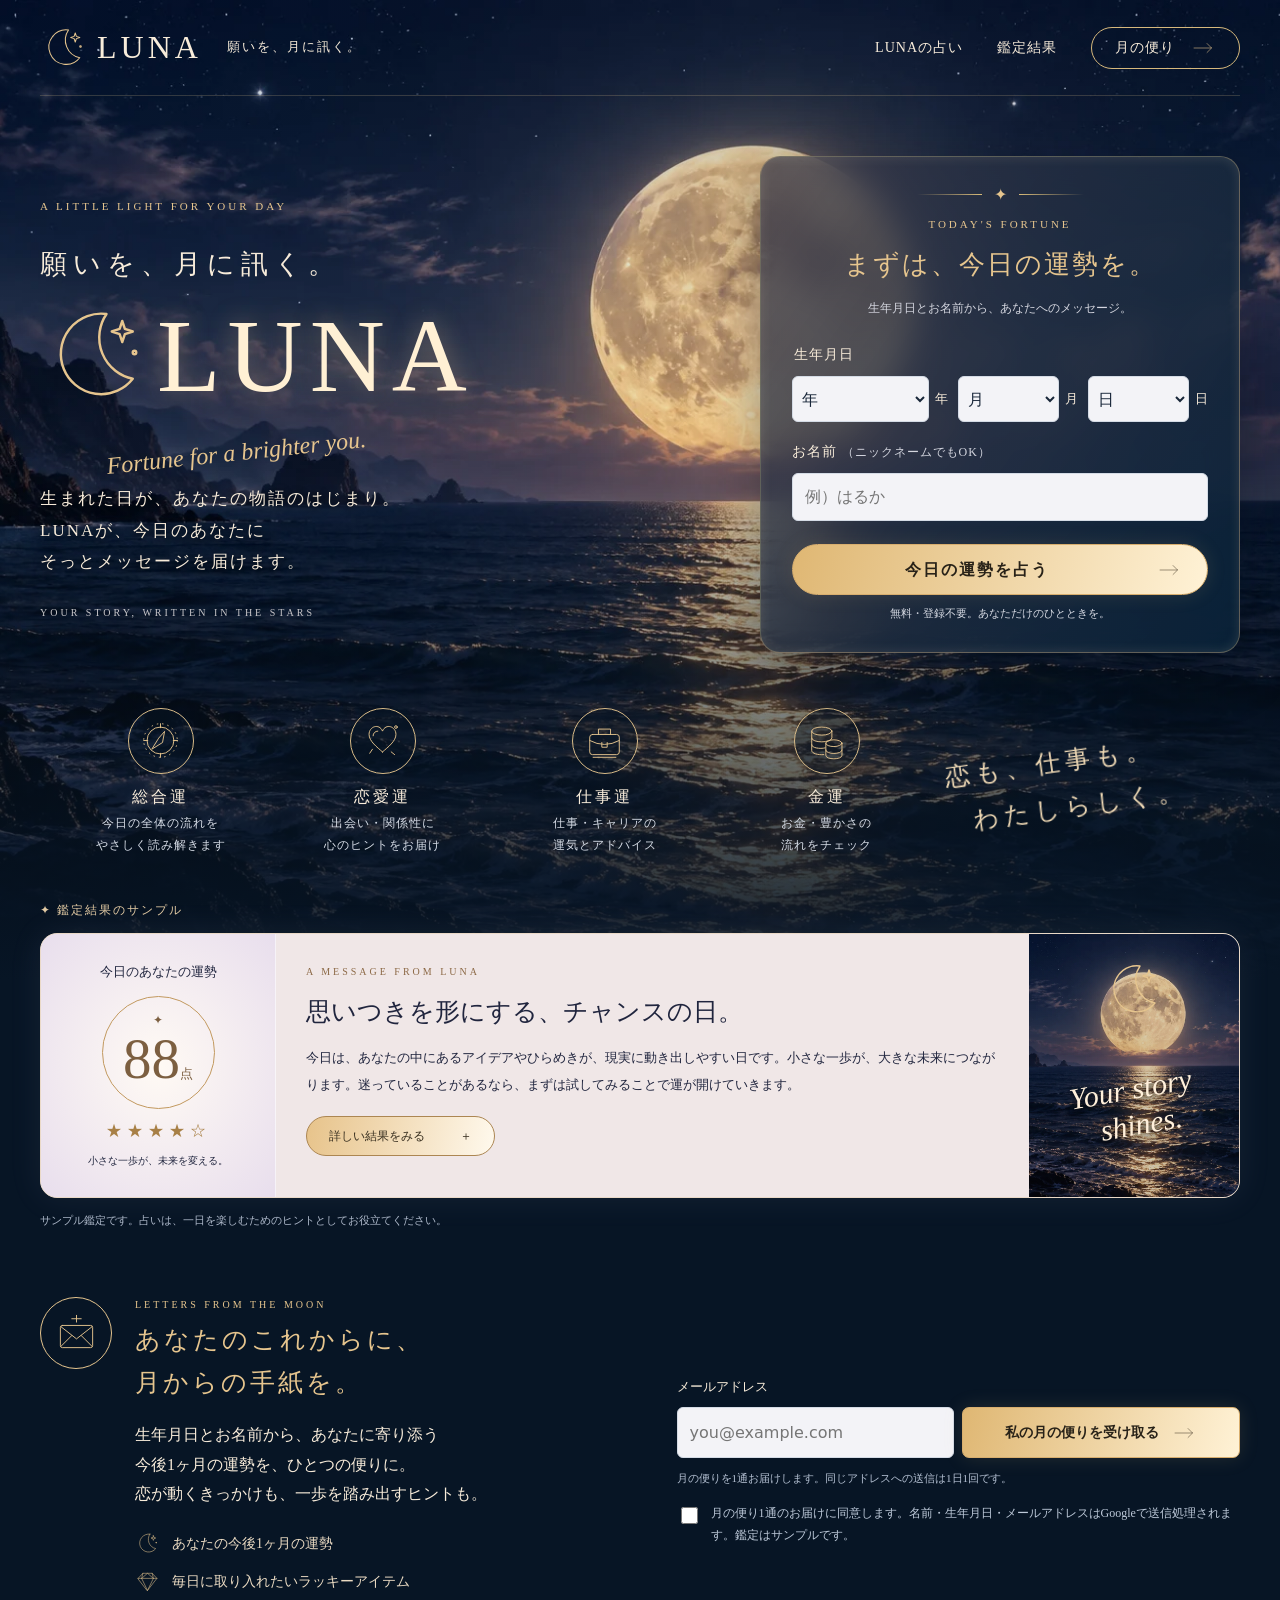
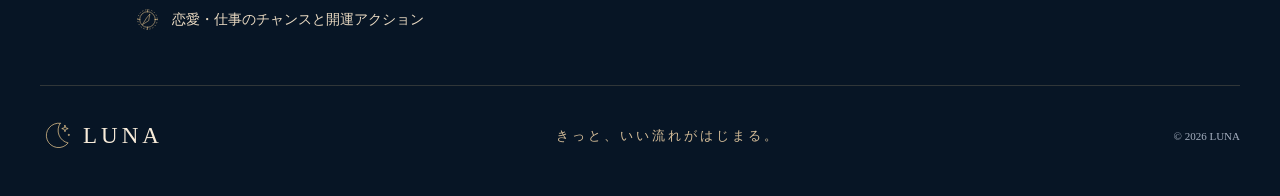
<file: index.html>
<!doctype html>
<html lang="ja">
<head>
  <meta charset="utf-8"><meta name="viewport" content="width=device-width,initial-scale=1">
  <meta http-equiv="refresh" content="0;url=./luna/uranai/"><title>LUNAへ移動しています</title>
  <script>location.replace('./luna/uranai/' + location.search + location.hash)</script>
</head>
<body><p><a href="./luna/uranai/">LUNAの占いページへ移動</a></p></body>
</html>
</file>
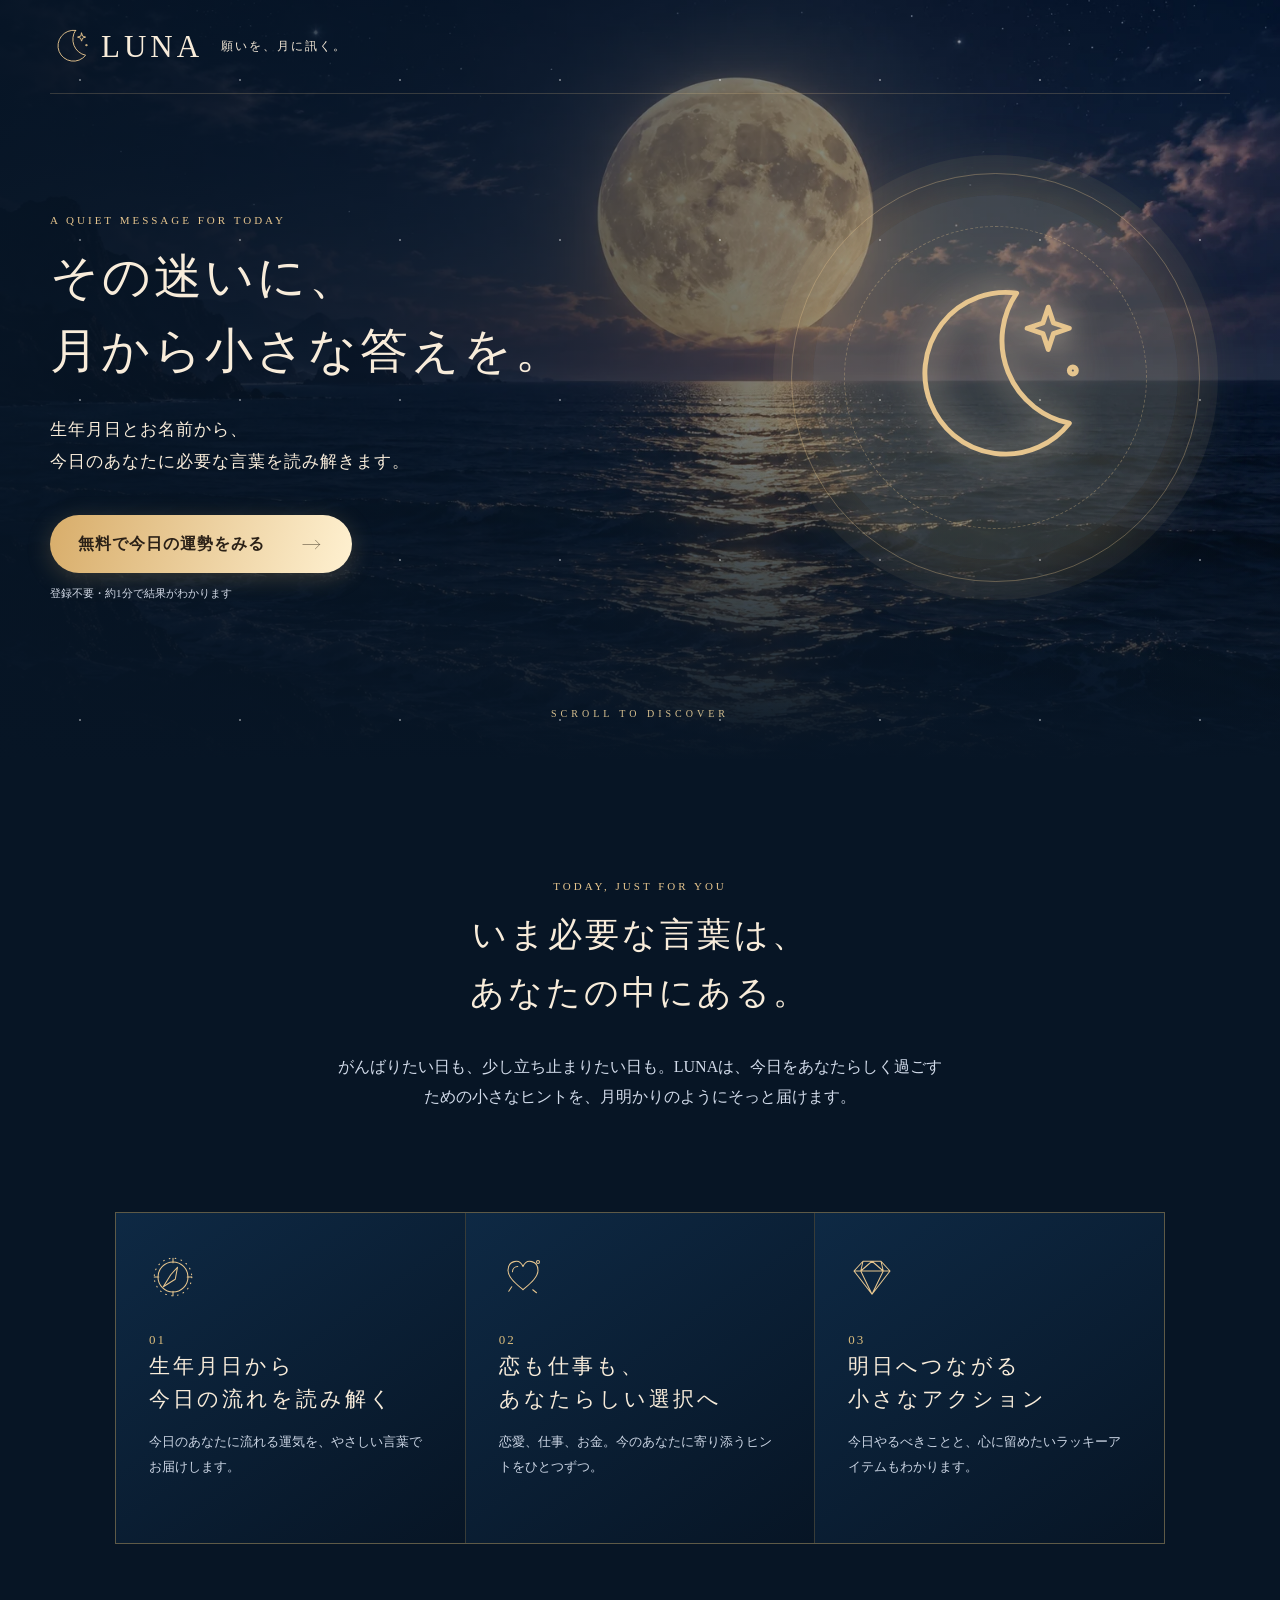
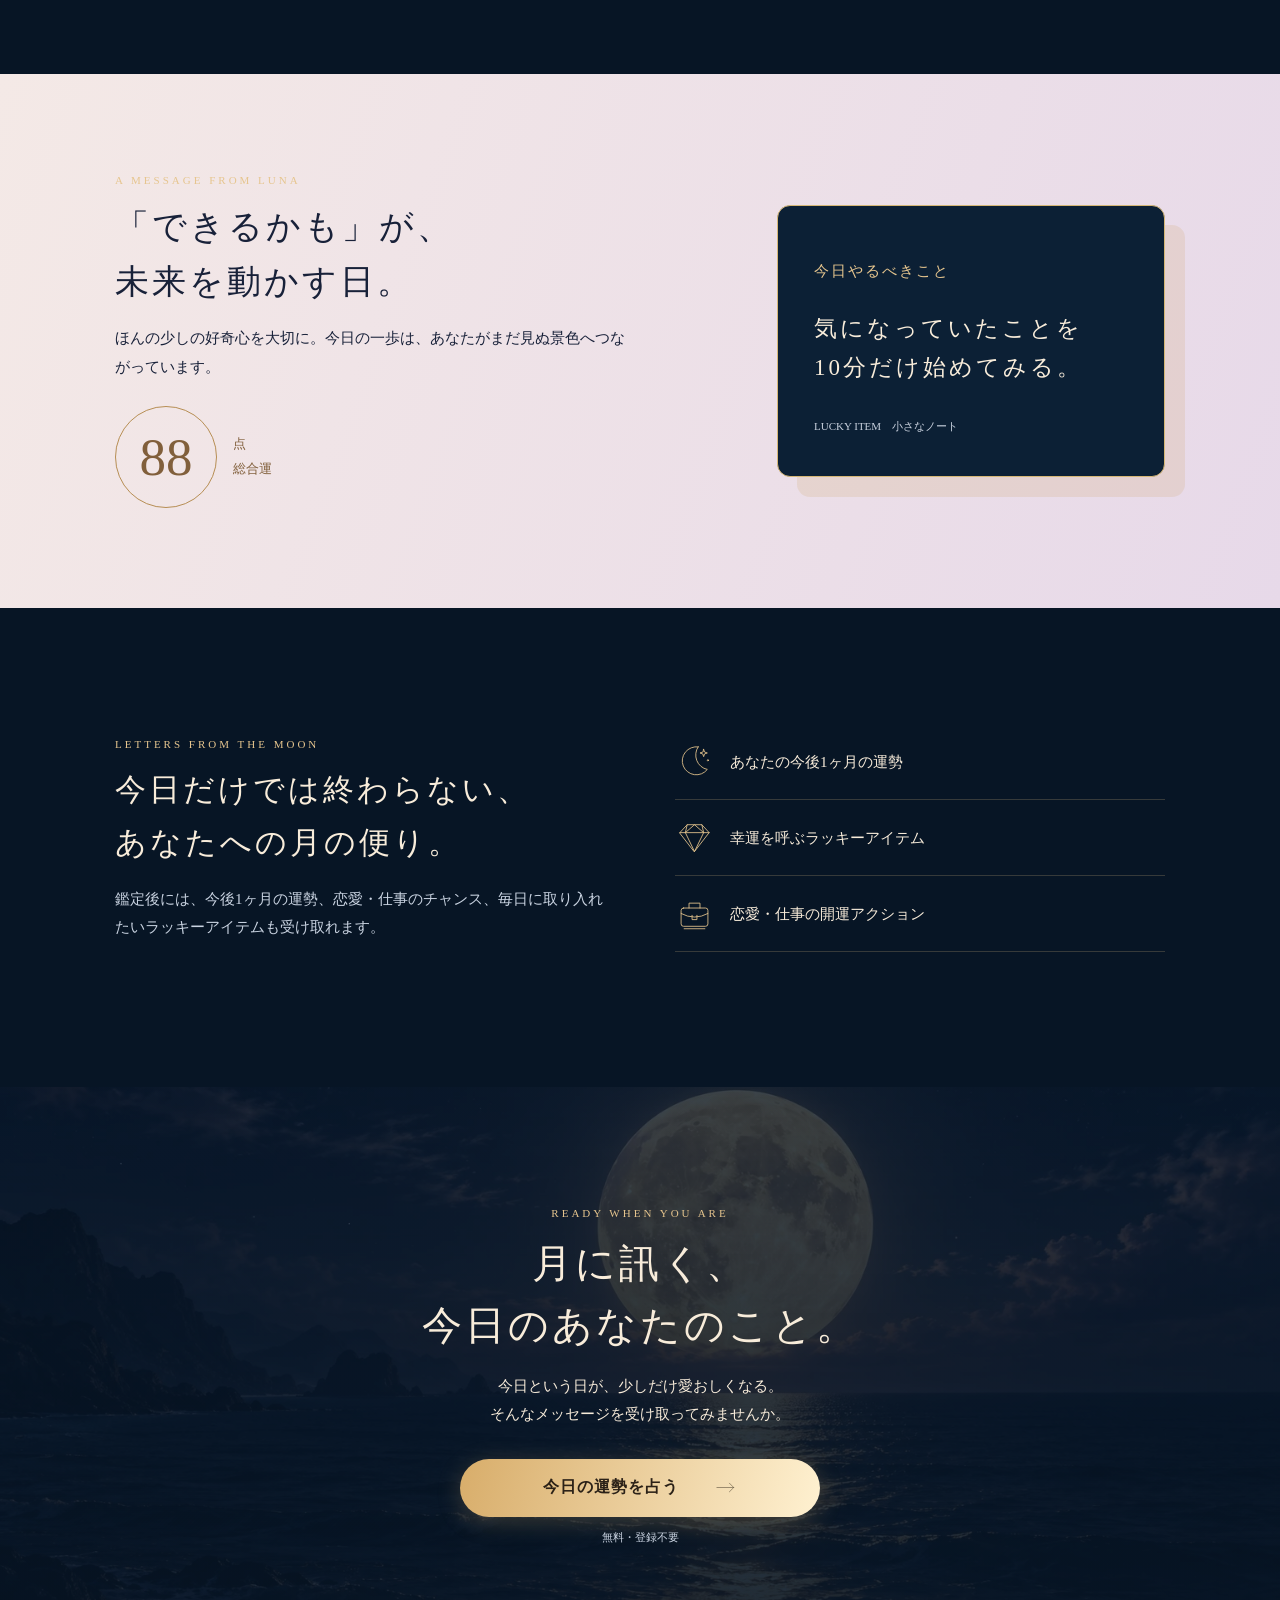
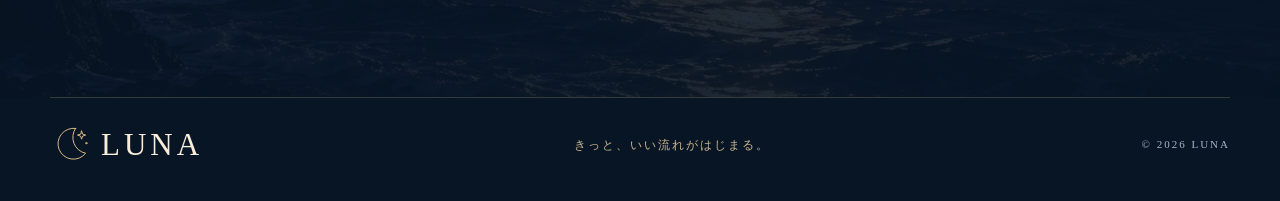
<file: landing/index.html>
<!doctype html>
<html lang="ja">
<head>
  <meta charset="utf-8"><meta name="viewport" content="width=device-width,initial-scale=1">
  <meta name="description" content="願いを、月に訊く。生年月日とお名前から、LUNAが今日のあなたへ小さな光を届けます。">
  <meta name="theme-color" content="#071525"><title>LUNA｜月から届く、今日の小さなヒント</title>
  <link rel="icon" href="../assets/favicon.svg" type="image/svg+xml"><link rel="stylesheet" href="landing.css">
</head>
<body>
  <main>
    <section class="hero">
      <header><a class="brand" href="../"><img src="../assets/moon.svg" alt="">LUNA</a><span>願いを、月に訊く。</span></header>
      <div class="hero-copy">
        <p class="eyebrow">A QUIET MESSAGE FOR TODAY</p><h1>その迷いに、<br>月から小さな答えを。</h1>
        <p>生年月日とお名前から、<br>今日のあなたに必要な言葉を読み解きます。</p>
        <a class="gold-button" href="../luna/uranai/#fortune-form">無料で今日の運勢をみる <img src="../assets/arrow.svg" alt=""></a>
        <small>登録不要・約1分で結果がわかります</small>
      </div>
      <div class="moon" aria-hidden="true"><img src="../assets/moon.svg" alt=""><i></i><i></i></div>
      <p class="scroll">SCROLL TO DISCOVER</p>
    </section>

    <section class="intro wrap">
      <p class="eyebrow">TODAY, JUST FOR YOU</p><h2>いま必要な言葉は、<br>あなたの中にある。</h2>
      <p class="lead">がんばりたい日も、少し立ち止まりたい日も。LUNAは、今日をあなたらしく過ごすための小さなヒントを、月明かりのようにそっと届けます。</p>
    </section>

    <section class="points wrap"><article><img src="../assets/compass.svg" alt=""><p class="number">01</p><h3>生年月日から<br>今日の流れを読み解く</h3><p>今日のあなたに流れる運気を、やさしい言葉でお届けします。</p></article><article><img src="../assets/heart.svg" alt=""><p class="number">02</p><h3>恋も仕事も、<br>あなたらしい選択へ</h3><p>恋愛、仕事、お金。今のあなたに寄り添うヒントをひとつずつ。</p></article><article><img src="../assets/gem.svg" alt=""><p class="number">03</p><h3>明日へつながる<br>小さなアクション</h3><p>今日やるべきことと、心に留めたいラッキーアイテムもわかります。</p></article></section>

    <section class="sample"><div class="wrap sample-grid"><div><p class="eyebrow">A MESSAGE FROM LUNA</p><h2>「できるかも」が、<br>未来を動かす日。</h2><p>ほんの少しの好奇心を大切に。今日の一歩は、あなたがまだ見ぬ景色へつながっています。</p><div class="sample-score"><strong>88</strong><span>点<br>総合運</span></div></div><div class="sample-card"><p>今日やるべきこと</p><h3>気になっていたことを<br>10分だけ始めてみる。</h3><span>LUCKY ITEM　小さなノート</span></div></div></section>

    <section class="letter wrap"><div><p class="eyebrow">LETTERS FROM THE MOON</p><h2>今日だけでは終わらない、<br>あなたへの月の便り。</h2><p>鑑定後には、今後1ヶ月の運勢、恋愛・仕事のチャンス、毎日に取り入れたいラッキーアイテムも受け取れます。</p></div><ul><li><img src="../assets/moon.svg" alt="">あなたの今後1ヶ月の運勢</li><li><img src="../assets/gem.svg" alt="">幸運を呼ぶラッキーアイテム</li><li><img src="../assets/work.svg" alt="">恋愛・仕事の開運アクション</li></ul></section>

    <section class="final"><div><p class="eyebrow">READY WHEN YOU ARE</p><h2>月に訊く、<br>今日のあなたのこと。</h2><p>今日という日が、少しだけ愛おしくなる。<br>そんなメッセージを受け取ってみませんか。</p><a class="gold-button" href="../#fortune-form">今日の運勢を占う <img src="../assets/arrow.svg" alt=""></a><small>無料・登録不要</small></div></section>
  </main>
  <a class="mobile-cta" href="../luna/uranai/#fortune-form">無料で今日の運勢をみる <img src="../assets/arrow.svg" alt=""></a>
  <footer><a class="brand" href="../"><img src="../assets/moon.svg" alt="">LUNA</a><span>きっと、いい流れがはじまる。</span><small>© 2026 LUNA</small></footer>
</body></html>
</file>
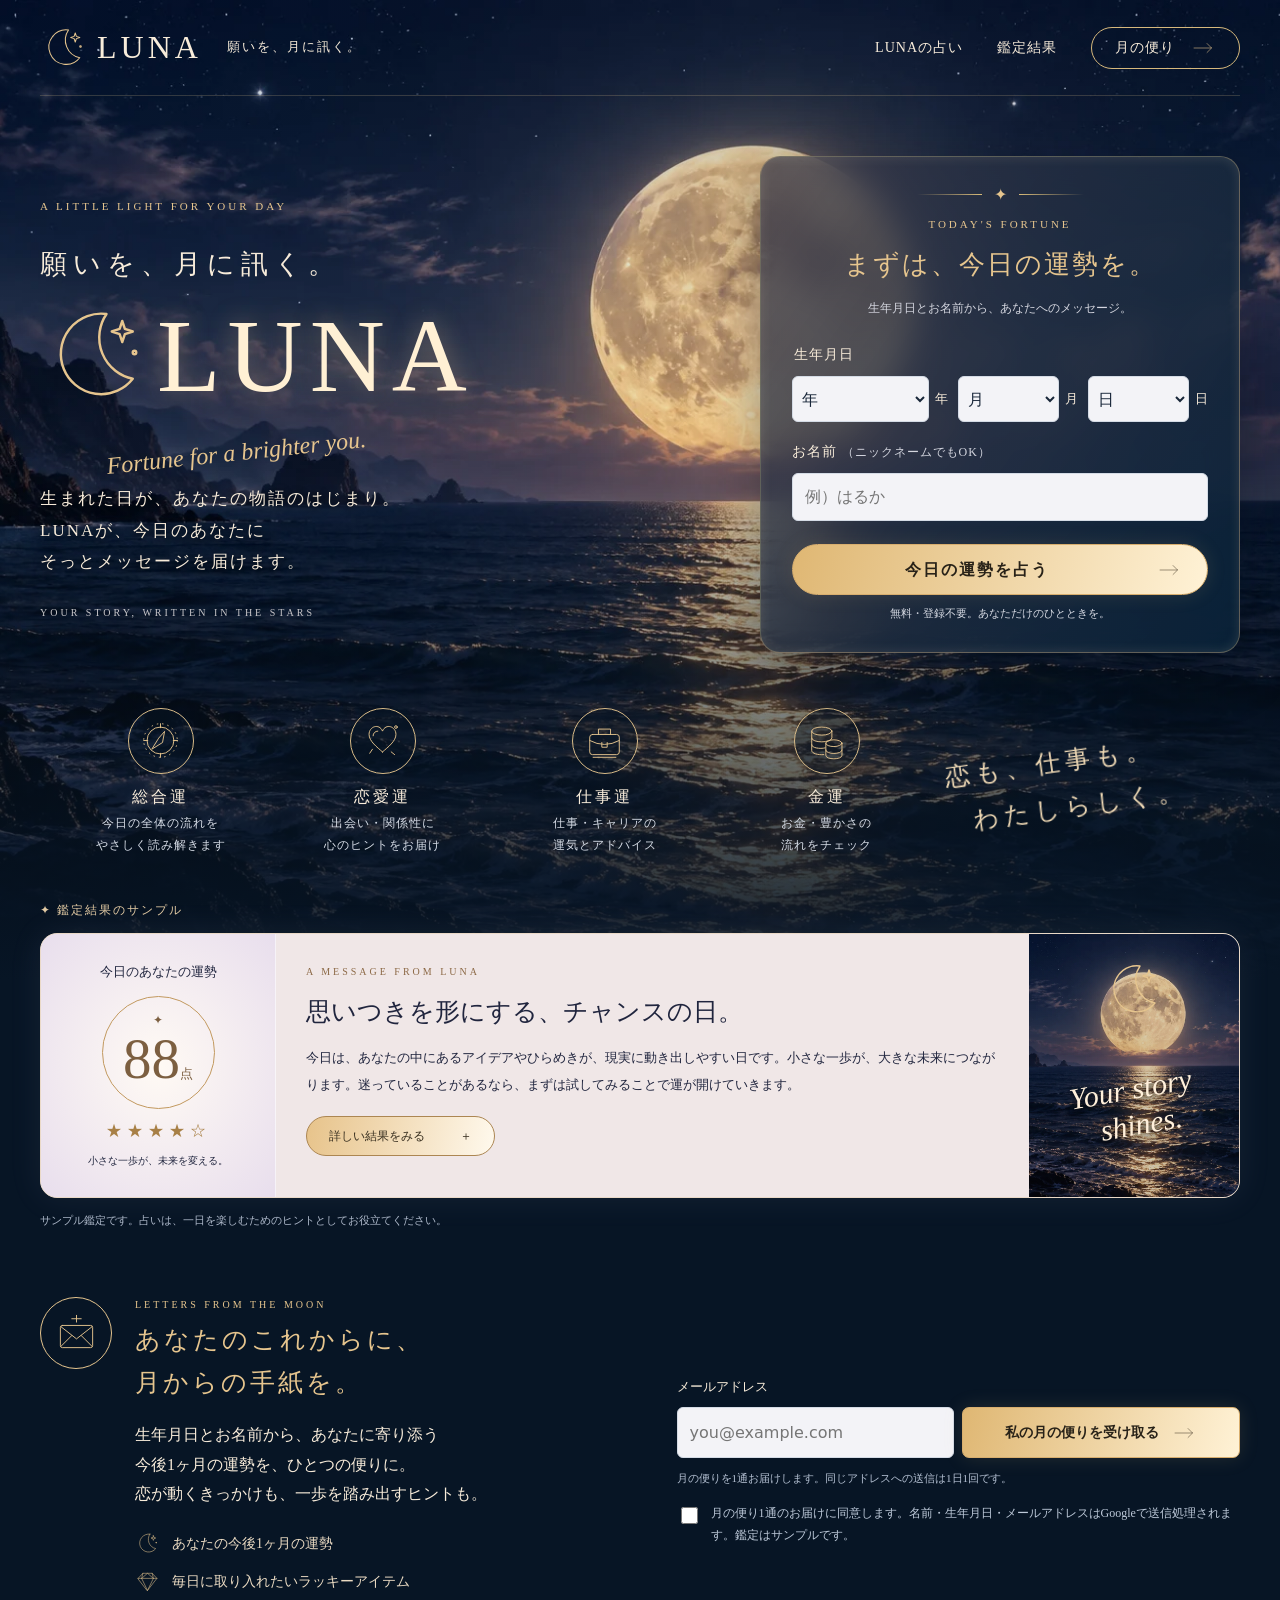
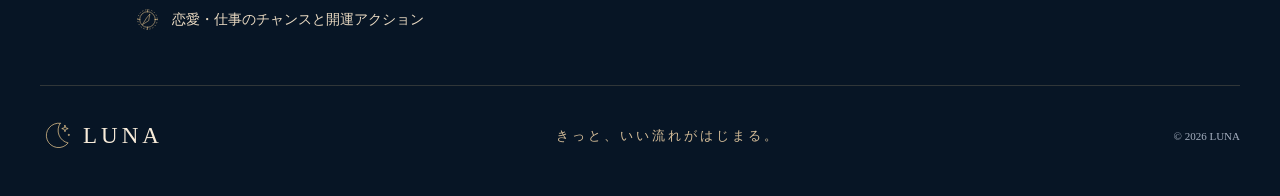
<file: luna/uranai/index.html>
<!doctype html>
<html lang="ja">
<head>
<meta charset="utf-8"><meta name="viewport" content="width=device-width, initial-scale=1">
<meta name="theme-color" content="#071525"><meta name="description" content="願いを、月に訊く。LUNAが今日のあなたへ届ける、やさしい占い。生年月日と名前で、今日の運勢をチェック。">
<title>LUNA｜願いを、月に訊く。</title>
<link rel="icon" href="../../assets/favicon.svg" type="image/svg+xml"><link rel="stylesheet" href="styles.css?v=3"><script type="module" src="app.js?v=4"></script>
</head>
<body>
<a class="skip" href="#fortune-form">占いの入力へ</a>
<div class="night" aria-hidden="true"></div>
<header class="header wrap"><a class="brand" href="./" aria-label="LUNA ホーム"><span class="crescent"><img src="../../assets/moon.svg" alt="" aria-hidden="true"></span>LUNA</a><span class="brand-caption">願いを、月に訊く。</span><nav aria-label="メインナビゲーション"><a href="#readings">LUNAの占い</a><a href="#result">鑑定結果</a><a class="nav-cta" href="#letter">月の便り <span><img src="../../assets/arrow.svg" alt="" aria-hidden="true"></span></a></nav></header>
<main class="wrap">
<section class="hero" aria-label="今日の運勢を占う">
<div class="hero-copy"><p class="eyebrow">A LITTLE LIGHT FOR YOUR DAY</p><h1>願いを、<br class="mobile-break">月に訊く。</h1><div class="hero-brand" aria-hidden="true"><span><img src="../../assets/moon.svg" alt="" aria-hidden="true"></span>LUNA</div><p class="english">Fortune for a brighter you.</p><p class="intro">生まれた日が、あなたの物語のはじまり。<br>LUNAが、今日のあなたに<br>そっとメッセージを届けます。</p><span class="hero-note">YOUR STORY, WRITTEN IN THE STARS</span></div>
<div class="form-panel"><div class="ornament" aria-hidden="true">✦</div><p class="eyebrow">TODAY'S FORTUNE</p><h2>まずは、今日の運勢を。</h2><p class="form-intro">生年月日とお名前から、あなたへのメッセージ。</p>
<form id="fortune-form"><fieldset><legend>生年月日</legend><div class="date-fields"><label><span class="sr-only">年</span><select id="year" name="year" required><option value="">年</option></select><span>年</span></label><label><span class="sr-only">月</span><select id="month" name="month" required><option value="">月</option></select><span>月</span></label><label><span class="sr-only">日</span><select id="day" name="day" required><option value="">日</option></select><span>日</span></label></div></fieldset><label class="name-label" for="name">お名前 <span>（ニックネームでもOK）</span></label><input id="name" name="name" autocomplete="nickname" placeholder="例）はるか" maxlength="30" required><button class="gold-button" id="fortune-button" type="submit"><span>今日の運勢を占う</span><span aria-hidden="true"><img src="../../assets/arrow.svg" alt="" aria-hidden="true"></span></button><p class="form-foot">無料・登録不要。あなただけのひとときを。</p><p id="form-status" class="status" role="status"></p></form>
</div></section>
<section id="readings" class="readings" aria-label="4つの占い"><article><span class="line-icon"><img src="../../assets/compass.svg" alt="" aria-hidden="true"></span><h2>総合運</h2><p>今日の全体の流れを<br>やさしく読み解きます</p></article><article><span class="line-icon"><img src="../../assets/heart.svg" alt="" aria-hidden="true"></span><h2>恋愛運</h2><p>出会い・関係性に<br>心のヒントをお届け</p></article><article><span class="line-icon"><img src="../../assets/work.svg" alt="" aria-hidden="true"></span><h2>仕事運</h2><p>仕事・キャリアの<br>運気とアドバイス</p></article><article><span class="line-icon"><img src="../../assets/coins.svg" alt="" aria-hidden="true"></span><h2>金運</h2><p>お金・豊かさの<br>流れをチェック</p></article><p class="readings-note">恋も、仕事も。<br><span>わたしらしく。</span></p></section>
<section id="result" class="result-section" aria-labelledby="result-heading" tabindex="-1"><div class="section-label"><span id="result-label">✦ 鑑定結果のサンプル</span><span id="result-date"></span></div><div class="result-card"><div class="score-area"><p id="person">今日のあなたの運勢</p><div class="score-circle"><span class="tiny-star">✦</span><div><strong id="score">88</strong><span>点</span></div></div><div class="stars" aria-label="5段階中4">★★★★<span>☆</span></div><p class="score-caption">小さな一歩が、未来を変える。</p></div><div class="result-copy"><p class="eyebrow">A MESSAGE FROM LUNA</p><h2 id="result-heading">思いつきを形にする、<br>チャンスの日。</h2><p id="summary">今日は、あなたの中にあるアイデアやひらめきが、現実に動き出しやすい日です。小さな一歩が、大きな未来につながります。迷っていることがあるなら、まずは試してみることで運が開けていきます。</p><button class="outline-button" id="details-toggle" aria-expanded="false" aria-controls="details">詳しい結果をみる <span aria-hidden="true">＋</span></button></div><div class="result-art" aria-hidden="true"><span><img src="../../assets/moon.svg" alt="" aria-hidden="true"></span><p>Your story<br><i>shines.</i></p></div></div><div id="details" class="details" hidden></div><p class="sample-note">サンプル鑑定です。占いは、一日を楽しむためのヒントとしてお役立てください。</p></section>
<section class="letter" id="letter"><div class="letter-copy"><span class="mail-icon" aria-hidden="true"><img src="../../assets/mail.svg" alt="" aria-hidden="true"></span><div><p class="eyebrow">LETTERS FROM THE MOON</p><h2>あなたのこれからに、<br>月からの手紙を。</h2><p>生年月日とお名前から、あなたに寄り添う<br>今後1ヶ月の運勢を、ひとつの便りに。<br>恋が動くきっかけも、一歩を踏み出すヒントも。</p><ul class="letter-benefits"><li><img src="../../assets/moon.svg" alt="" aria-hidden="true">あなたの今後1ヶ月の運勢</li><li><img src="../../assets/gem.svg" alt="" aria-hidden="true">毎日に取り入れたいラッキーアイテム</li><li><img src="../../assets/compass.svg" alt="" aria-hidden="true">恋愛・仕事のチャンスと開運アクション</li></ul></div></div><form id="email-form"><label for="email">メールアドレス</label><div class="email-row"><input type="email" id="email" placeholder="you@example.com" autocomplete="email" required><button class="gold-button" type="submit">私の月の便りを受け取る <span aria-hidden="true"><img src="../../assets/arrow.svg" alt="" aria-hidden="true"></span></button></div><p class="email-note" id="email-note">月の便りは近日お届け開始予定です。現在、メールアドレスは送信・保存されません。</p><label id="mail-consent-row" class="mail-consent" hidden><input type="checkbox" id="mail-consent"><span>月の便り1通のお届けに同意します。名前・生年月日・メールアドレスは配信のためCloudflare・Resendで処理されます。鑑定はサンプルです。</span></label><div id="mail-challenge"></div><iframe id="mail-response" name="luna-mail-response" title="月の便りの送信結果" hidden></iframe><p id="email-status" class="status" role="status"></p></form></section>
<footer><a class="brand" href="./"><span class="crescent"><img src="../../assets/moon.svg" alt="" aria-hidden="true"></span>LUNA</a><p>きっと、いい流れがはじまる。</p><small>© <span id="copyright-year"></span> LUNA</small></footer>
</main><dialog id="reading-dialog" aria-labelledby="reading-title"><div class="reading-ritual"><div class="lunar-orbit"><div class="orbit-ring"></div><img src="../../assets/moon.svg" alt="" aria-hidden="true"></div><p class="eyebrow">LUNA IS READING YOUR STORY</p><h2 id="reading-title">あなたの星を、たどっています</h2><p id="reading-stage" role="status">生まれた日に、そっと光をあてて。</p><div class="ritual-progress"><span></span></div><small>月のメッセージが届くまで、深呼吸をひとつ。</small></div></dialog></body></html>
</file>
<file: landing/landing.css>
:root{--navy:#071525;--blue:#0e2944;--gold:#e6c58e;--cream:#f8ecda;--serif:'Yu Mincho','Hiragino Mincho ProN',Georgia,serif}*{box-sizing:border-box}html{scroll-behavior:smooth}body{margin:0;background:var(--navy);color:var(--cream);font-family:var(--serif);line-height:1.9}.wrap{width:min(1050px,calc(100% - 48px));margin:auto}.hero{min-height:760px;position:relative;overflow:hidden;background:linear-gradient(90deg,#071525eb 0%,#071525a1 47%,#07152536),linear-gradient(0deg,#071525,#07152500 45%),url('../assets/moonlit-sea.webp') center/cover}.hero:after{content:'';position:absolute;inset:0;background-image:radial-gradient(#fff 1px,transparent 1px);background-size:160px 160px;opacity:.38;pointer-events:none}header,footer{position:relative;z-index:1;width:min(1180px,calc(100% - 48px));margin:auto;display:flex;align-items:center;gap:18px;padding:25px 0;border-bottom:1px solid #e6c58e35}.brand{display:flex;align-items:center;gap:8px;font:31px Georgia,serif;letter-spacing:4px;color:var(--cream);text-decoration:none}.brand img{width:43px;height:43px}header>span{font-size:12px;letter-spacing:2px}.hero-copy{position:relative;z-index:2;width:min(530px,calc(100% - 48px));margin:120px max(24px,calc((100% - 1180px)/2));}.eyebrow{font:11px Georgia,serif;letter-spacing:3px;color:var(--gold);margin:0 0 14px}h1,h2,h3{font-weight:400;letter-spacing:3px}h1{font-size:48px;line-height:1.55;margin:0 0 25px}.hero-copy>p:not(.eyebrow){font-size:17px;letter-spacing:1px}.gold-button{margin-top:20px;display:inline-flex;align-items:center;justify-content:center;gap:34px;min-height:58px;padding:12px 28px;border-radius:999px;background:linear-gradient(105deg,#d8ad6a,#fff1d1);color:#2b2117;text-decoration:none;font-weight:bold;letter-spacing:1px;box-shadow:0 5px 25px #eac27636}.gold-button img{width:25px;height:25px;filter:brightness(.35)}.hero-copy small,.final small{display:block;font-size:11px;color:#d3dae7;margin-top:10px}.moon{position:absolute;z-index:1;right:max(8%,calc((100% - 1180px)/2));top:195px;width:365px;height:365px;border-radius:50%;background:#ffe4aa2b;box-shadow:0 0 80px #f2c67844,0 0 0 40px #e6c58e10;display:grid;place-items:center}.moon>img{width:225px;height:225px;filter:drop-shadow(0 0 17px #ffecc7)}.moon i{position:absolute;border:1px solid #e6c58e55;border-radius:50%;inset:-22px;animation:orbit 13s linear infinite}.moon i:nth-of-type(2){inset:31px;border-style:dashed;animation-direction:reverse}.scroll{position:absolute;z-index:2;bottom:27px;left:50%;font-size:10px;letter-spacing:4px;color:#d9c291;transform:translateX(-50%)}.intro{text-align:center;padding:120px 0 100px}.intro h2{font-size:34px;line-height:1.7;margin:0}.lead{max-width:610px;margin:30px auto 0;font-size:16px;color:#d2dbea}.points{display:grid;grid-template-columns:repeat(3,1fr);gap:1px;background:#d5b9763d;border:1px solid #d5b9763d}.points article{min-height:330px;padding:40px 33px;background:linear-gradient(145deg,#0e2944,#071525)}.points img{width:48px;height:48px}.number{color:#d9bb7c;font:13px Georgia,serif;letter-spacing:2px;margin:20px 0 2px}.points h3{font-size:21px;line-height:1.6;margin:0}.points article>p:last-child{font-size:13px;color:#cbd5e4}.sample{margin-top:130px;padding:100px 0;background:linear-gradient(110deg,#f4e9e6,#e7d9e9);color:#182139}.sample-grid{display:grid;grid-template-columns:1.2fr .8fr;gap:80px;align-items:center}.sample h2{font-size:34px;line-height:1.6;margin:0}.sample-grid>div>p:not(.eyebrow){font-size:15px;max-width:510px}.sample-score{display:flex;align-items:center;gap:16px;margin-top:25px;color:#815f3b}.sample-score strong{display:grid;place-items:center;width:102px;height:102px;border:1px solid #b78e54;border-radius:50%;font:53px Georgia,serif}.sample-score span{font-size:13px}.sample-card{padding:36px;background:#0c2035;color:var(--cream);border:1px solid #d6b776;border-radius:13px;box-shadow:20px 20px 0 #caa76a33}.sample-card p{color:var(--gold);font-size:12px;letter-spacing:2px}.sample-card h3{font-size:23px;line-height:1.7}.sample-card span{font-size:11px;color:#c9d1de}.letter{display:grid;grid-template-columns:1fr 1fr;gap:70px;align-items:center;padding:130px 0}.letter h2{font-size:31px;line-height:1.7;margin:0}.letter>div>p:last-child{font-size:15px;color:#c9d3e1}.letter ul{padding:0;margin:0;list-style:none;display:grid;gap:18px}.letter li{display:flex;align-items:center;gap:16px;padding-bottom:18px;border-bottom:1px solid #e6c58e35;font-size:15px}.letter li img{width:39px;height:39px}.final{text-align:center;padding:120px 24px 150px;background:linear-gradient(#071525c9,#071525e8),url('../assets/moonlit-sea.webp') center/cover}.final h2{font-size:40px;line-height:1.55;margin:0}.final>div>p:not(.eyebrow){font-size:15px}.final .gold-button{display:flex;width:min(360px,100%);margin:30px auto 0}.final small{color:#cbd4e2}.mobile-cta{display:none}footer{border-top:1px solid #e6c58e35;border-bottom:0;justify-content:space-between;font-size:12px;letter-spacing:2px;color:#c9b58e;padding-bottom:35px}footer small{font-size:11px;color:#aab6c9}@keyframes orbit{to{transform:rotate(360deg)}}@media(max-width:760px){.wrap{width:calc(100% - 36px)}.hero{min-height:670px;background:linear-gradient(#0715255c,#071525e9 84%),url('../assets/moonlit-sea.webp') 56% top/auto 650px no-repeat}header,footer{width:calc(100% - 36px);padding:17px 0}.brand{font-size:25px}.brand img{width:36px;height:36px}header>span{display:none}.hero-copy{margin:74px 18px;width:calc(100% - 36px)}h1{font-size:35px}.hero-copy>p:not(.eyebrow){font-size:14px}.moon{width:220px;height:220px;right:-48px;top:105px;opacity:.9}.moon>img{width:138px;height:138px}.moon i{inset:-14px}.moon i:nth-of-type(2){inset:19px}.gold-button{width:100%;margin-top:18px}.intro{padding:75px 0}.intro h2{font-size:27px}.lead{font-size:14px}.points{grid-template-columns:1fr}.points article{min-height:0;padding:30px}.points h3{font-size:19px}.sample{margin-top:75px;padding:70px 0}.sample-grid,.letter{grid-template-columns:1fr;gap:40px}.sample h2,.letter h2{font-size:27px}.sample-card{box-shadow:12px 12px 0 #caa76a33}.letter{padding:75px 0}.final{padding:80px 24px 110px}.final h2{font-size:31px}.mobile-cta{position:fixed;z-index:10;display:flex;align-items:center;justify-content:center;gap:15px;bottom:14px;left:18px;right:18px;min-height:55px;background:linear-gradient(105deg,#d8ad6a,#fff1d1);border-radius:50px;color:#251e15;text-decoration:none;font-size:14px;font-weight:bold;box-shadow:0 8px 25px #0006}.mobile-cta img{width:22px;height:22px;filter:brightness(.35)}footer{padding-bottom:90px;flex-wrap:wrap;gap:15px}footer small{width:100%;text-align:center}}
</file>
<file: luna/uranai/styles.css>
:root{color-scheme:dark;--navy:#071525;--cream:#f8ecda;--gold:#e6c58e;--muted:#c1c9d5;--serif:'Yu Mincho','Hiragino Mincho ProN',Georgia,serif}*{box-sizing:border-box}html{scroll-behavior:smooth;scroll-padding-top:30px}body{margin:0;background:var(--navy);color:var(--cream);font-family:var(--serif);font-size:16px;line-height:1.85}button,input,select{font:inherit}button,a,input,select{-webkit-tap-highlight-color:transparent}a{color:inherit;text-decoration:none}button{cursor:pointer}button:disabled{cursor:wait;opacity:.7}button:focus-visible,a:focus-visible,input:focus-visible,select:focus-visible{outline:3px solid #fff0b7;outline-offset:5px}.wrap{width:min(1200px,calc(100% - 80px));margin:auto}.night{position:absolute;z-index:-1;inset:0 0 auto;height:1000px;background:linear-gradient(180deg,rgba(4,14,29,.2),rgba(4,14,29,.06) 45%,#071525 98%),url('../../assets/moonlit-sea.webp') center top/cover no-repeat}.header{height:96px;display:flex;align-items:center;border-bottom:1px solid #dfc68c35;gap:25px}.brand{font:32px Georgia,serif;letter-spacing:4px;display:inline-flex;align-items:center;gap:9px}.crescent{font-size:52px;line-height:1;color:var(--gold)}.brand-caption{font-size:13px;letter-spacing:2px}.header nav{margin-left:auto;display:flex;align-items:center;gap:34px;font-size:14px;letter-spacing:1px}.nav-cta{border:1px solid #d6b87c;border-radius:30px;padding:7px 23px}.nav-cta span{margin-left:20px}.hero{display:grid;grid-template-columns:1fr 480px;gap:60px;align-items:center;padding:60px 0 45px;min-height:595px}.eyebrow{font:11px/1.6 Georgia,serif;letter-spacing:3px;color:var(--gold)}h1{font-weight:400;font-size:27px;letter-spacing:6px;margin:25px 0 0}.mobile-break{display:none}.hero-brand{font:104px Georgia,serif;letter-spacing:7px;line-height:1.15;color:#fff0d4;text-shadow:0 0 26px #f5cb9266;display:flex;align-items:center}.hero-brand span{font-size:132px;letter-spacing:0;margin-right:5px}.english{font:italic 24px Georgia,serif;color:var(--gold);margin:0 0 34px 65px;transform:rotate(-6deg)}.intro{font-size:17px;letter-spacing:2px;text-shadow:0 2px 8px #000}.hero-note{font-size:10px;letter-spacing:3px;color:#c9c7ca;display:block;margin-top:26px}.form-panel{background:linear-gradient(125deg,#383849bc,#092239e8);border:1px solid #d7bf895e;border-radius:20px;padding:23px 31px 20px;box-shadow:inset 0 0 12px #dfd5b526,0 20px 50px #02081559;backdrop-filter:blur(16px);text-align:center}.ornament{color:var(--gold);display:flex;align-items:center;justify-content:center;gap:12px}.ornament:before,.ornament:after{content:'';height:1px;width:65px;background:linear-gradient(90deg,transparent,#d8bb79)}.ornament:after{transform:rotate(180deg)}.form-panel .eyebrow{margin:6px 0}.form-panel h2{color:var(--gold);font-weight:400;font-size:26px;letter-spacing:2px;margin:8px 0}.form-intro{font-size:12px;color:#d4d6df;margin:0 0 23px}form{text-align:left}fieldset{padding:0;border:0;margin:0 0 17px;min-width:0}legend,.name-label{font-size:14px;letter-spacing:1px;margin-bottom:8px;display:block}.date-fields{display:flex;gap:10px}.date-fields label{display:flex;align-items:center;gap:6px;flex:1;min-width:0;font-size:13px}.date-fields label:first-child{flex:1.3}input,select{color-scheme:light;background:#f3f3f7;color:#19273a;border:1px solid #d4dbe5;border-radius:6px;min-height:46px;padding:8px 12px;width:100%;font-family:system-ui,sans-serif;font-size:16px}select{padding:8px 5px}.name-label span{font-size:12px;color:#d4d6df}.gold-button{border:1px solid #d8ae6e;border-radius:40px;background:linear-gradient(105deg,#dfb773,#fff2d6);color:#282218;min-height:51px;padding:10px 25px;display:flex;align-items:center;justify-content:space-between;gap:20px;font-weight:600;box-shadow:0 0 20px #eccb8020;transition:filter .2s,transform .2s}.gold-button:hover{filter:brightness(1.08);transform:translateY(-1px)}#fortune-button{width:100%;margin-top:23px}#fortune-button span:first-child{flex:1;text-align:center;letter-spacing:2px}.form-foot{text-align:center;font-size:11px;color:#d5d9e2;margin:8px 0}.status{font-size:13px;color:#f4d49d;margin:8px 0 0}.status:empty{display:none}.readings{display:grid;grid-template-columns:repeat(4,1fr) 1.35fr;gap:20px;text-align:center;padding:10px 20px 42px}.line-icon{display:inline-grid;place-items:center;width:66px;height:66px;border:1px solid #d8bb88;border-radius:50%;color:var(--gold);font:39px Georgia,serif;background:#07152572}.readings h2{font-size:16px;font-weight:400;margin:8px 0 2px;letter-spacing:3px}.readings article p{font-size:12px;line-height:1.8;margin:0;color:#d6dce6;letter-spacing:1px}.readings-note{font-size:25px;color:#eed8b4;transform:rotate(-8deg);align-self:center;text-align:left;letter-spacing:5px}.readings-note span{padding-left:22px}.result-section{scroll-margin-top:24px}.section-label{display:flex;justify-content:space-between;gap:10px;font-size:12px;letter-spacing:2px;color:#e3cba4;margin-bottom:12px}.result-card{display:grid;grid-template-columns:235px 1fr 210px;background:#f0e7e7;color:#20253e;border:1px solid #ead9c7;border-radius:17px;overflow:hidden;box-shadow:0 0 35px #c2bcda15}.score-area{padding:26px 18px;text-align:center;background:radial-gradient(ellipse at center,#fffaf4,#e8deed);border-right:1px solid #fff9}.score-area p{font-size:13px;margin:0 0 12px}.score-circle{width:113px;height:113px;border:1px solid #c2995f;border-radius:50%;margin:auto;display:flex;flex-direction:column;justify-content:center;color:#7c5f40}.tiny-star{font-size:12px;line-height:1}.score-circle strong{font:57px Georgia,serif}.score-circle div>span{font-size:13px}.stars{color:#a88046;letter-spacing:5px;margin:7px 0}.score-area .score-caption{font-size:10px;margin:0}.result-copy{padding:30px}.result-copy .eyebrow{color:#8b6845;font-size:10px;margin:0}.result-copy h2{font-size:25px;font-weight:400;line-height:1.6;margin:12px 0}.result-copy h2 br{display:none}.result-copy>p:not(.eyebrow){font-size:13px;line-height:2.1;margin:0 0 18px}.outline-button{background:linear-gradient(100deg,#e7c38a,#fff9ed);border:1px solid #ac8652;color:#393020;padding:7px 22px;min-height:40px;border-radius:30px;font-size:12px;display:flex;gap:35px;align-items:center}.result-art{background:linear-gradient(0deg,#11142a33,#151b3622),url('../../assets/moonlit-sea.webp') 61% center/auto 100%;display:flex;flex-direction:column;align-items:center;justify-content:space-between;padding:24px;color:#fff0db}.result-art>span{font:62px Georgia,serif;text-shadow:0 0 12px gold}.result-art p{font:italic 30px/1.2 Georgia,serif;transform:rotate(-10deg);text-shadow:0 2px 7px #000}.result-art i{margin-left:25px}.sample-note{font-size:11px;color:#aeb9ca;margin:12px 0}.details{display:grid;grid-template-columns:repeat(2,1fr);gap:14px;margin-top:18px}.details[hidden]{display:none}.detail{padding:22px;background:#132237;border:1px solid #dbc18a3a;border-radius:12px}.detail h3{font-size:17px;font-weight:400;color:var(--gold);margin:0 0 10px;display:flex;justify-content:space-between}.detail p{font-size:14px;color:#d7deea;margin:0}.detail.action{grid-column:1/-1}.letter{display:grid;grid-template-columns:1fr 1fr;align-items:center;gap:45px;padding:55px 0 52px}.letter-copy{display:flex;gap:23px}.mail-icon{width:72px;height:72px;flex-shrink:0;border:1px solid var(--gold);border-radius:50%;display:grid;place-items:center;font-size:36px;color:var(--gold)}.letter .eyebrow{margin:0 0 6px;font-size:10px}.letter h2{font-size:25px;color:var(--gold);font-weight:400;letter-spacing:3px;line-height:1.7;margin:0 0 13px}.letter-copy p:last-child{font-size:13px;color:#c4cedc;margin:0}.letter form>label{font-size:13px;display:block;margin-bottom:8px}.email-row{display:flex;gap:8px}.email-row input{min-width:0}.email-row button{border-radius:7px;white-space:nowrap;font-size:12px;padding:10px 17px;gap:12px}.email-note{font-size:11px;color:#b4c0d2;line-height:1.8}footer{display:flex;align-items:center;justify-content:space-between;border-top:1px solid #dfc68c30;padding:25px 0 35px}footer .brand{font-size:23px}footer .crescent{font-size:35px}footer p{font-size:13px;letter-spacing:3px;color:#d5bd98}footer small{font-size:11px;color:#a6b0c0}.sr-only{position:absolute;width:1px;height:1px;overflow:hidden;clip:rect(0,0,0,0)}.skip{position:absolute;top:-80px;background:#fff;color:#000;z-index:10;padding:10px}.skip:focus{top:0}
@media(min-width:1450px){.night{background-size:100% auto}.hero{min-height:620px}}
@media(max-width:1050px){.wrap{width:calc(100% - 48px)}.hero{grid-template-columns:1fr 430px;gap:25px}.hero-brand{font-size:73px}.hero-brand span{font-size:95px}.english{font-size:18px;margin-left:25px}.brand-caption{display:none}.readings{grid-template-columns:repeat(4,1fr)}.readings-note{display:none}.result-card{grid-template-columns:190px 1fr}.result-art{display:none}.letter{gap:25px}.mail-icon{display:none}.letter h2{font-size:23px}}
@media(max-width:900px){.wrap{width:calc(100% - 36px)}.header{height:71px}.brand{font-size:27px;letter-spacing:3px}.crescent{font-size:42px}.header nav{gap:0}.header nav>a:not(.nav-cta){display:none}.nav-cta{padding:5px 15px;font-size:12px}.nav-cta span{margin-left:12px}.night{height:960px;background:linear-gradient(180deg,#07152522,#07152520 35%,#071525 96%),url('../../assets/moonlit-sea.webp') 55% top/auto 650px no-repeat}.hero{display:block;padding:25px 0 28px;min-height:0}.hero-copy{position:relative;min-height:169px;padding-bottom:21px}.hero-copy .eyebrow{font-size:8px;letter-spacing:2px;margin:0 0 8px}.hero-copy h1{font-size:23px;line-height:1.65;letter-spacing:4px;margin:0}.mobile-break{display:block}.hero-brand{position:absolute;right:2px;top:42px;font-size:49px;letter-spacing:2px}.hero-brand span{font-size:66px}.english{position:absolute;right:4px;top:113px;font-size:13px;margin:0}.intro{font-size:11px;letter-spacing:.5px;margin:10px 0 0;line-height:1.8;max-width:205px}.intro br{display:none}.hero-note{display:none}.form-panel{padding:16px 20px 15px;border-radius:15px}.form-panel h2{font-size:23px;letter-spacing:1px;margin:4px 0 7px}.form-panel .eyebrow{font-size:9px;letter-spacing:2px;margin:3px 0}.form-intro{font-size:11px;margin-bottom:16px}.ornament{font-size:12px;line-height:1.2}.date-fields{gap:8px}fieldset{margin-bottom:13px}.name-label,legend{margin-bottom:6px;font-size:13px}.date-fields label{gap:4px}input,select{min-height:45px}#fortune-button{margin-top:18px;min-height:50px}.form-foot{font-size:10px;margin:7px 0 0}.readings{gap:12px;padding:3px 0 27px}.line-icon{width:49px;height:49px;font-size:29px}.readings h2{font-size:13px;letter-spacing:1px}.readings article p{font-size:9px;letter-spacing:0}.section-label{font-size:10px;letter-spacing:1px}.result-card{grid-template-columns:100px 1fr;border-radius:12px}.score-area{padding:22px 8px}.score-area p{font-size:10px;line-height:1.7}.score-circle{width:78px;height:78px}.score-circle strong{font-size:39px}.score-circle div>span{font-size:10px}.stars{letter-spacing:1px;font-size:13px}.score-area .score-caption{font-size:9px}.result-copy{padding:20px 16px}.result-copy .eyebrow{font-size:8px;letter-spacing:1px}.result-copy h2{font-size:18px;line-height:1.7;margin:9px 0}.result-copy h2 br{display:block}.result-copy>p:not(.eyebrow){font-size:12px;line-height:1.9}.outline-button{font-size:11px;padding:7px 13px;gap:13px;min-height:42px}.sample-note{font-size:10px}.details{grid-template-columns:1fr}.detail{padding:18px}.letter{grid-template-columns:1fr;gap:23px;padding:34px 0}.letter-copy{gap:15px}.mail-icon{display:grid;width:50px;height:50px;font-size:25px}.letter h2{font-size:22px;letter-spacing:2px}.letter-copy p:last-child{font-size:12px}.email-row{gap:7px}.email-row button{padding:10px 12px;gap:7px}.email-note{font-size:10px}footer{flex-wrap:wrap;gap:15px;padding-bottom:25px}footer p{font-size:11px;letter-spacing:1px}footer small{width:100%;text-align:center}.result-section:focus{outline:none}}
@media(prefers-reduced-motion:reduce){html{scroll-behavior:auto}*{transition:none!important}}
@media(max-width:600px){.hero-copy .english{display:none}.hero-copy .intro{max-width:195px;text-shadow:0 2px 8px #000,0 0 12px #071525}.readings{grid-template-columns:repeat(2,1fr);gap:22px 15px}.readings article p{font-size:12px}.readings h2{font-size:15px}.sample-note,.email-note{font-size:12px}.result-copy>p:not(.eyebrow){font-size:14px}.score-area .score-caption{font-size:11px}.result-copy .eyebrow{line-height:1.7}}
@media(max-width:360px){.hero-brand{font-size:38px;top:47px}.hero-brand span{font-size:48px}.hero-copy .intro{max-width:170px;font-size:10px}.form-panel{padding-left:15px;padding-right:15px}.form-panel h2{font-size:21px}.result-card{grid-template-columns:1fr}.score-area{border-right:0;display:flex;align-items:center;justify-content:space-between;gap:8px}.score-area>p{max-width:70px;margin:0}.score-area .score-caption{display:none}.score-circle{flex-shrink:0;margin:0}.stars{letter-spacing:0}.email-row{flex-direction:column}.email-row button{justify-content:center}}
/* Original LUNA line illustrations: consistent paths, independent of system fonts. */
.crescent img{display:block;width:48px;height:52px}.hero-brand>span{display:flex}.hero-brand img{width:112px;height:132px}.nav-cta{display:flex;align-items:center;gap:15px}.nav-cta span{display:flex;margin:0}.nav-cta img{width:26px;height:26px}.gold-button>span:last-child{display:flex;flex-shrink:0}.gold-button img{width:26px;height:26px;filter:brightness(.35)}.line-icon img{width:43px;height:43px}.mail-icon img{width:43px;height:43px}.result-art>span img{width:64px;height:64px}footer .crescent img{width:34px;height:38px}.letter{grid-template-columns:1.05fr 1fr}.letter-benefits{list-style:none;padding:0;margin:22px 0 0;display:grid;gap:12px}.letter-benefits li{display:flex;align-items:center;gap:12px;color:#ebdbc3;font-size:14px}.letter-benefits img{width:25px;height:25px;flex-shrink:0}.email-row{flex-wrap:wrap}.email-row input{flex:1 1 200px}.email-row button{flex:1 1 200px;justify-content:center;font-size:14px}#reading-dialog{border:1px solid #d6b77d77;border-radius:24px;background:radial-gradient(ellipse at 50% 25%,#26374c,#0b1b2d 70%);color:var(--cream);width:min(440px,calc(100% - 36px));padding:40px 24px;box-shadow:0 0 80px #e4bf7a15;text-align:center}#reading-dialog::backdrop{background:#030b19d9;backdrop-filter:blur(10px)}.lunar-orbit{width:150px;height:150px;margin:0 auto 30px;position:relative;display:grid;place-items:center}.lunar-orbit>img{width:88px;height:88px;filter:drop-shadow(0 0 13px #efd19888);animation:moon-breathe 2.5s ease-in-out infinite}.orbit-ring{position:absolute;inset:0;border:1px solid #e6c58e33;border-radius:50%;animation:orbit 7s linear infinite}.orbit-ring:before{content:'';position:absolute;left:72px;top:-3px;width:5px;height:5px;border-radius:50%;background:#fff0d4;box-shadow:0 0 13px #e6c58e}.orbit-ring:after{content:'';position:absolute;inset:12px;border:1px dashed #e6c58e22;border-radius:50%}.reading-ritual h2{font-size:21px;font-weight:400;margin:14px 0;color:var(--gold)}#reading-stage{font-size:14px;min-height:52px;color:#d7dfe9}.reading-ritual small{font-size:12px;color:#aab8ca}.ritual-progress{height:1px;background:#e6c58e22;margin:22px auto;width:80%;overflow:hidden}.ritual-progress span{display:block;background:var(--gold);height:100%;transform-origin:left;animation:reading-progress 4.4s linear both}.revealed .result-card{animation:reveal .9s ease-out}@keyframes orbit{to{transform:rotate(360deg)}}@keyframes moon-breathe{50%{opacity:.7;transform:scale(.94)}}@keyframes reading-progress{from{transform:scaleX(0)}to{transform:scaleX(1)}}@keyframes reveal{from{opacity:0;transform:translateY(14px)}to{opacity:1;transform:translateY(0)}}
@media(max-width:900px){.hero-brand img{width:60px;height:66px}.crescent img{width:39px;height:43px}.line-icon img{width:34px;height:34px}.mail-icon img{width:30px;height:30px}.letter{grid-template-columns:1fr}.letter-benefits li{font-size:13px}.reading-ritual h2{font-size:19px}.reading-ritual .eyebrow{font-size:9px}}
@media(max-width:360px){.hero-brand img{width:45px;height:49px}}
@media(prefers-reduced-motion:reduce){.lunar-orbit>img,.orbit-ring,.ritual-progress span,.revealed .result-card{animation:none}.ritual-progress span{transform:scaleX(1)}}
.mail-consent{display:flex!important;gap:10px;align-items:flex-start;line-height:1.8;color:#bdc9d9;font-size:12px!important;margin:14px 0}.mail-consent[hidden]{display:none!important}.mail-consent input{width:17px;min-height:17px;height:17px;flex-shrink:0;margin-top:4px}.mail-consent span{flex:1;min-width:0}#mail-challenge{max-width:100%;overflow:hidden}
#mail-response{border:1px solid #d6b77d44;border-radius:12px;width:100%;height:280px;margin-top:16px;background:#0b1b2d}#mail-response[hidden]{display:none}
</file>
